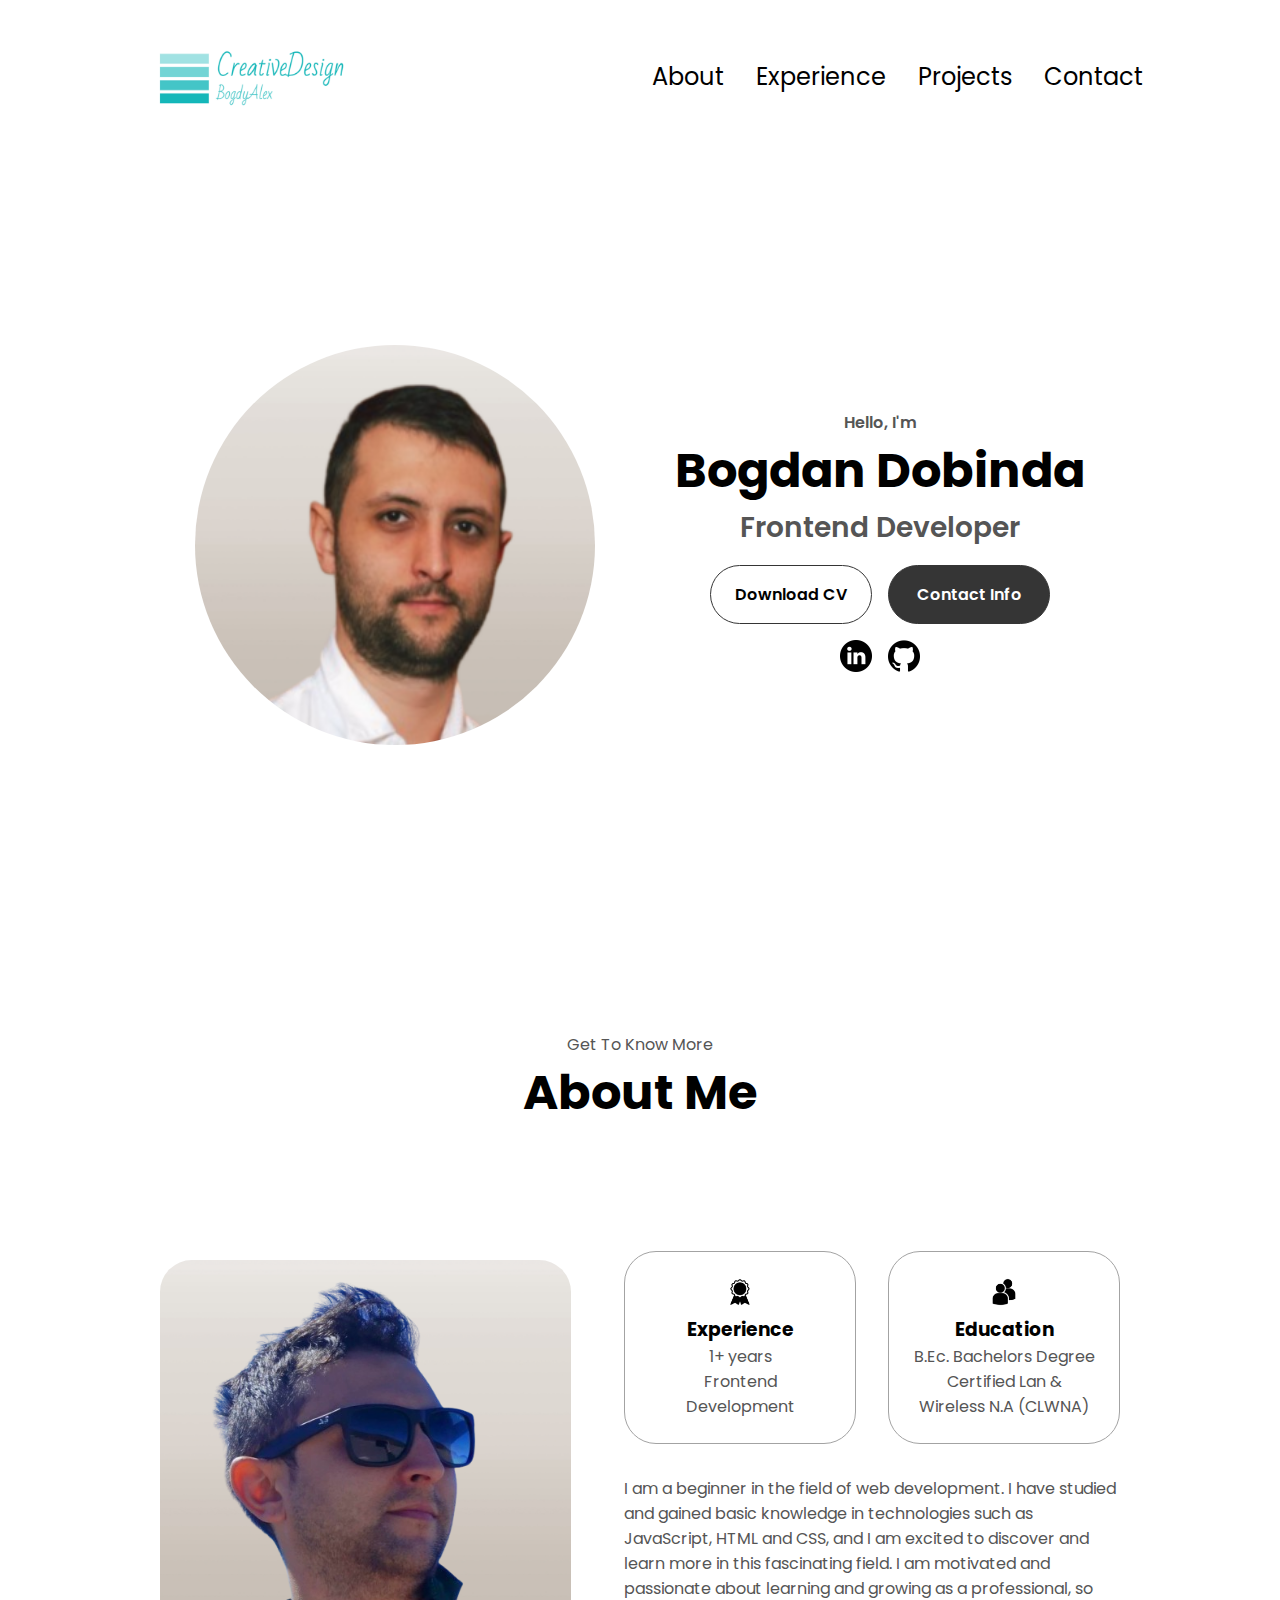
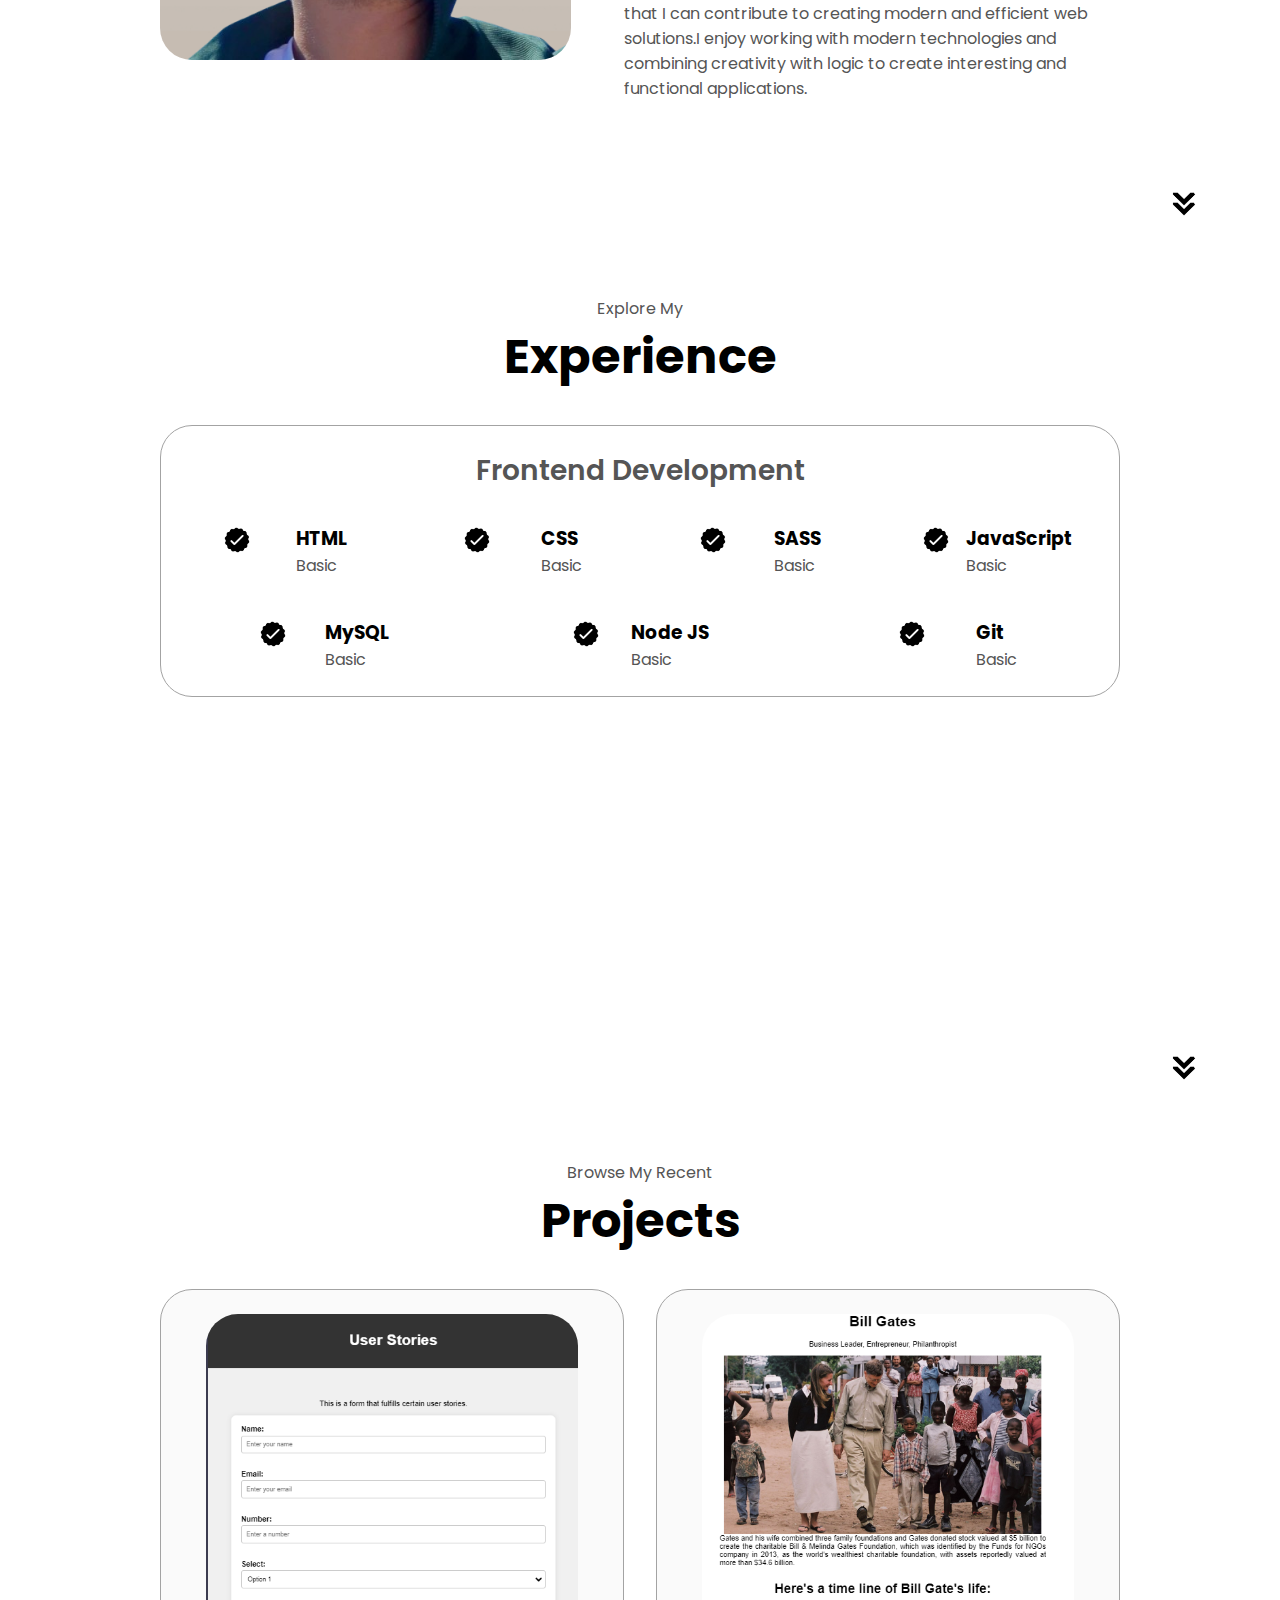
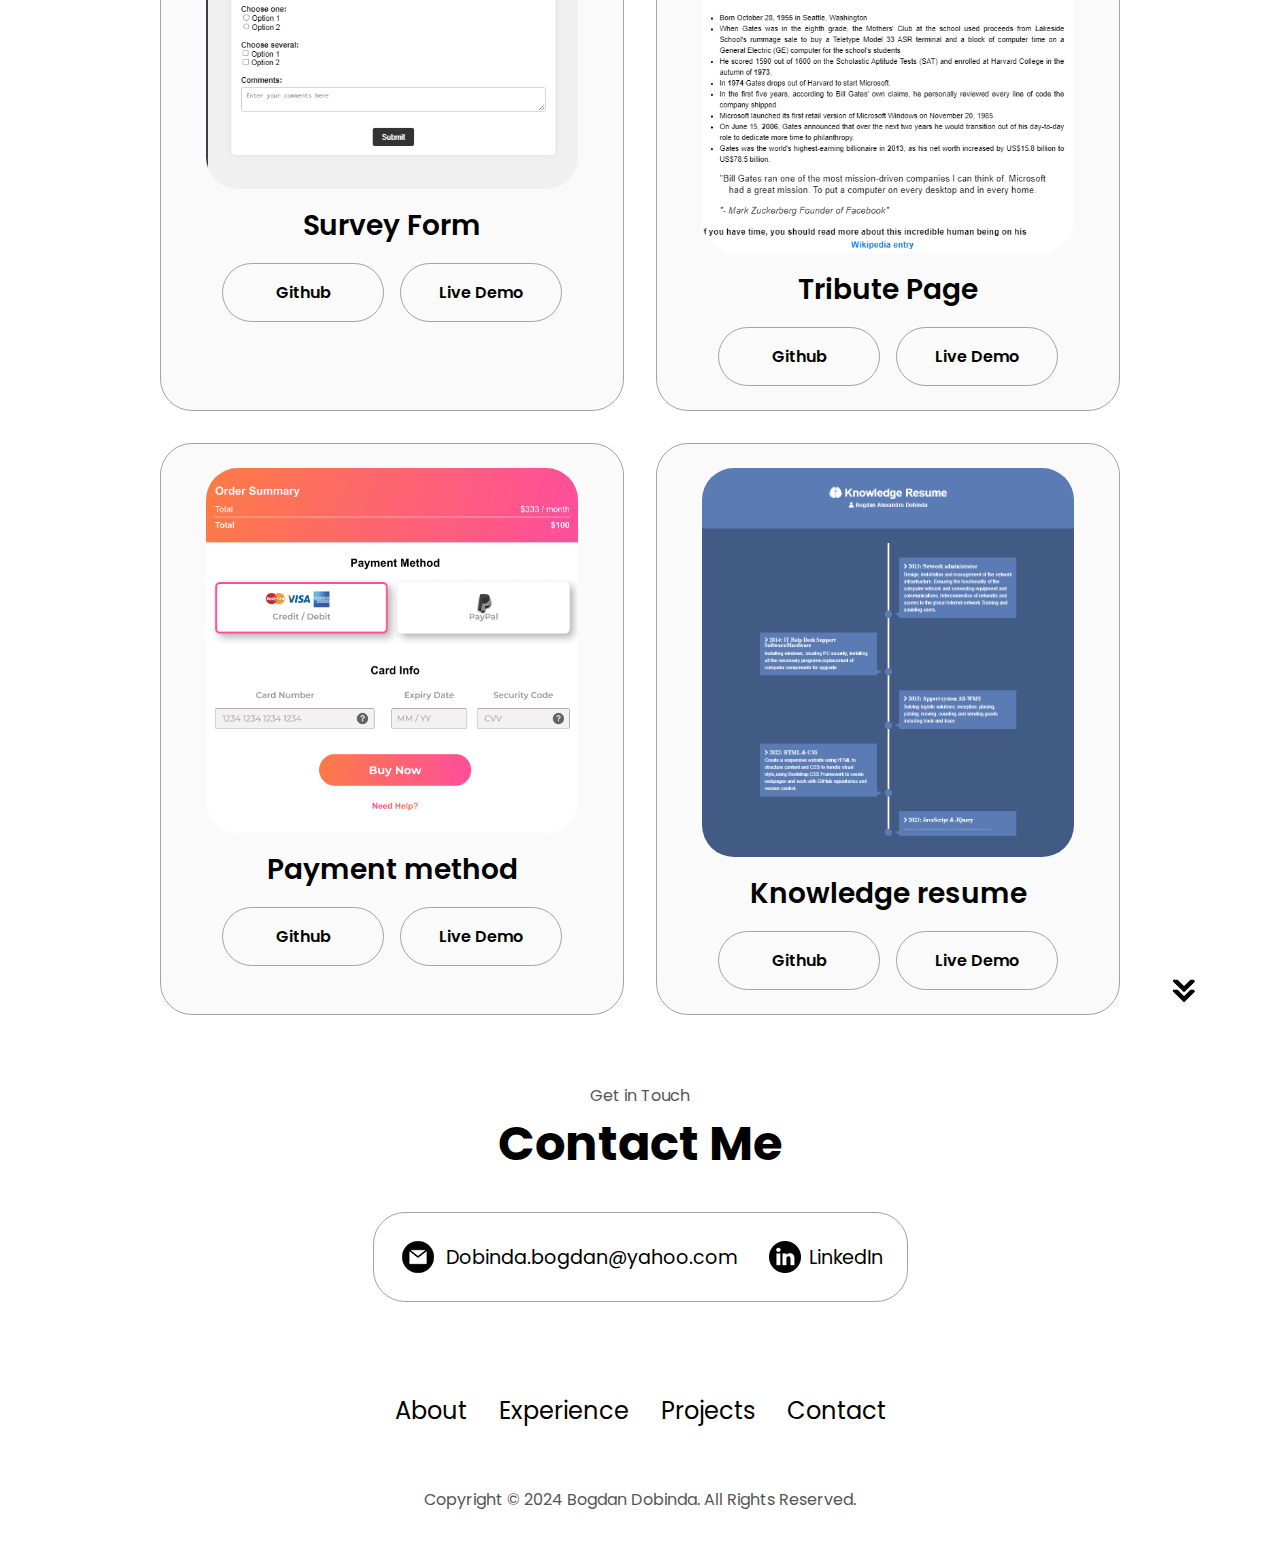
<file: html-css/week1/index.html>
<!DOCTYPE html>
<html lang="en">
  <head>
    <meta charset="UTF-8" />
    <meta http-equiv="X-UA-Compatible" content="IE=edge" />
    <meta name="viewport" content="width=device-width, initial-scale=1.0" />
    <meta name="description" content="Bogdan Dobina, is an experienced Front-end Developer based in Copenhagen, specialized in HTML, CSS, JavaSript and React.">
    <title>Bogdan Dobinda Front-end Developer½</title>
    <link rel="stylesheet" href="style.css" />
    <link rel="stylesheet" href="mediaqueries.css" />
  </head>
  <body>
    <nav id="desktop-nav">
      <img 
      class="logo" 
      src="./assets/logo3.png" 
      alt="PrivatLogo" />

      <nav>
        <ul class="nav-links">
          <li><a href="#about">About</a></li>
          <li><a href="#experience">Experience</a></li>
          <li><a href="#projects">Projects</a></li>
          <li><a href="#contact">Contact</a></li>
        </ul>
      </nav>
    </nav>
    <nav id="hamburger-nav">
      <img 
      class="logo" 
      src="./assets/logo3.png" 
      alt="Logo for Creative Design by Bogdy Alex" />
      <div class="hamburger-menu">
        <button class="hamburger-icon" onclick="toggleMenu()">
          <span></span>
          <span></span>
          <span></span>
        </button>
        <div class="menu-links">
          <li><a href="#about" onclick="toggleMenu()">About</a></li>
          <li><a href="#experience" onclick="toggleMenu()">Experience</a></li>
          <li><a href="#projects" onclick="toggleMenu()">Projects</a></li>
          <li><a href="#contact" onclick="toggleMenu()">Contact</a></li>
        </div>
      </div>
    </nav>
    <section id="profile">
      
        <img 
        src="./assets/profile-pic.png" 
        alt="Bogdan Dobinda's profile picture"
        class="section__pic-container" />
      
      <div class="section__text">
        <p class="section__text__p1">Hello, I'm</p>
        <h1 class="title">Bogdan Dobinda</h1>
        <p class="section__text__p2">Frontend Developer</p>
        <div class="btn-container">
          <a
            class="btn btn-color-2"
            href="./assets/resume-example.pdf" target="_blank"
          >
            Download CV
        </a>
          <a class="btn btn-color-1" href="./#contact">
            Contact Info
          </a>
        </div>
        <div id="socials-container">
          <a href="https://www.linkedin.com/in/bogdyalex87/" target="_blank">
            <img
              src="./assets/linkedin.png"
              alt="LinkedIn icon"
              class="icon"
            />
          </a>
          <a href="https://github.com/Bogdy87" target="_blank">
            <img
              src="./assets/github.png"
              alt="Github icon"
              class="icon"
            />
          </a>
          
        </div>
      </div>
    </section>
    <section id="about">
      <p class="section__text__p1">Get To Know More</p>
      <h2 class="title">About Me</h2>
      <div class="section-container">
        <div class="section__pic-container">
          <img
            src="./assets/about-pic.png"
            alt="Profile picture"
            class="about-pic"
          />
        </div>
        <div class="about-details-container">
          <div class="about-containers">
            <div class="details-container">
              <img
                src="./assets/experience.png"
                alt="Experience icon"
                class="icon"
              />
              <h3>Experience</h3>
              <p>1+ years <br />Frontend Development</p>
            </div>
            <div class="details-container">
              <img
                src="./assets/education.png"
                alt="Education icon"
                class="icon"
              />
              <h3>Education</h3>
              <p>B.Ec. Bachelors Degree <br>
                Certified Lan & Wireless N.A (CLWNA)</p>
            </div>
          </div>
          <div class="text-container">
            <p>
              I am a beginner in the field of web development. I have studied and gained basic knowledge in technologies such
              as JavaScript, HTML and CSS, and I am excited to discover and learn more in this fascinating field. I am motivated
              and passionate about learning and growing as a professional, so that I can contribute to creating modern and
              efficient web solutions.I enjoy working with modern technologies
              and combining creativity with logic to create interesting and functional applications.
            </p>
          </div>
        </div>
      </div>
      <a href="./#experience">
      <img
        src="./assets/arrow.png"
        alt="Arrow icon"
        class="icon arrow"
      />
    </a>
    </section>
    <section id="experience">
      <p class="section__text__p1">Explore My</p>
      <h2 class="title">Experience</h2>
      <div class="experience-details-container">
        <div class="about-containers">
          <div class="details-container">
            <h3 class="experience-sub-title">Frontend Development</h3>
            <div class="article-container">
              <article>
                <img
                  src="./assets/checkmark.png"
                  alt="Experience icon"
                  class="icon"
                />
                <div>
                  <h3>HTML</h3>
                  <p>Basic</p>
                </div>
              </article>
              <article>
                <img
                  src="./assets/checkmark.png"
                  alt="Experience icon"
                  class="icon"
                />
                <div>
                  <h3>CSS</h3>
                  <p>Basic</p>
                </div>
              </article>
              <article>
                <img
                  src="./assets/checkmark.png"
                  alt="Experience icon"
                  class="icon"
                />
                <div>
                  <h3>SASS</h3>
                  <p>Basic</p>
                </div>
              </article>
              <article>
                <img
                  src="./assets/checkmark.png"
                  alt="Experience icon"
                  class="icon"
                />
                <div>
                  <h3>JavaScript</h3>
                  <p>Basic</p>
                </div>
              </article>
             
              </article>
              <article>
                <img
                  src="./assets/checkmark.png"
                  alt="Experience icon"
                  class="icon"
                />
                
                <div>
                  <h3>MySQL</h3>
                  <p>Basic</p>
                </div>
              </article>
              <article>
                <img
                  src="./assets/checkmark.png"
                  alt="Experience icon"
                  class="icon"
                />
                <div>
                  <h3>Node JS</h3>
                  <p>Basic</p>
                </div>
              </article>
              
              <article>
                <img
                  src="./assets/checkmark.png"
                  alt="Experience icon"
                  class="icon"
                />
                <div>
                  <h3>Git</h3>
                  <p>Basic</p>
                </div>
              </article>
            </div>
          </div>
        </div>
      </div>
      <a href="./#projects">
      <img
        src="./assets/arrow.png"
        alt="Arrow icon"
        class="icon arrow"
        />
      </a>
    
    </section>
    <section id="projects">
      <p class="section__text__p1">Browse My Recent</p>
      <h2 class="title">Projects</h2>
      <div class="experience-details-container">
        <div class="about-containers">

          <div class="details-container color-container">

            <div class="article-container">
              <img
                src="./assets/project-1.png"
                alt="Survey form"
                class="project-img"
              />
            </div>

            <h3 class="experience-sub-title project-title">Survey Form</h3>
            <div class="btn-container">
              <a
              class="btn btn-color-2 project-btn"
              href="https://github.com/Bogdy87/Survey-Form"
              target="_blank"
            >
              Github
            </a>
            
            <a
            class="btn btn-color-2 project-btn"
            href="https://surveyform87.netlify.app/"
            target="_blank"
              >
                Live Demo
          </a>
            </div>
            
          </div>
          <div class="details-container color-container">
            <div class="article-container">
              <img
                src="./assets/project-2.png"
                alt="Tribut page"
                class="project-img"
              />
            </div>
            <h3 class="experience-sub-title project-title">Tribute Page</h3>
            <div class="btn-container">
              <a
                class="btn btn-color-2 project-btn"
                href="https://github.com/Bogdy87/TributePage"
                target="blank"
              >
                Github
            </a>
              <a
                class="btn btn-color-2 project-btn"
                href="https://tributepage87.netlify.app/"
                target="blank"
              >
                Live Demo
          </a>
            </div>
          </div>
          <div class="details-container color-container">
            <div class="article-container">
              <img
                src="./assets/project-3.png"
                alt="Tribute Page"
                class="project-img"
              />
            </div>
            <h3 class="experience-sub-title project-title">Payment method</h3>
            <div class="btn-container">
              <a
                class="btn btn-color-2 project-btn"
                href="https://github.com/Bogdy87/Payment-method"
                target="blank"
              >
                Github
            </a>
              <a
                class="btn btn-color-2 project-btn"
                href="https://payment87.netlify.app/"
              >
                Live Demo
          </a>
            </div>
          </div>
          <div class="details-container color-container">
            <div class="article-container">
              <img
                src="./assets/project-4.png"
                alt="Knowledge resume"
                class="project-img"
              />
            </div>
            <h3 class="experience-sub-title project-title">Knowledge resume</h3>
            <div class="btn-container">
              <a
                class="btn btn-color-2 project-btn"
                href="https://github.com/Bogdy87/Knowledge-Resume"
                target="_blank"
              >
                Github
            </a>
              <a
                class="btn btn-color-2 project-btn"
                href="https://knowledge-resume87.netlify.app/"
                target="_blank"
              >
                Live Demo
          </a>
            </div>
            
              </button>
            </div>
          </div>
        </div>
      </div>
      <a href="./#contact">
      <img
        src="./assets/arrow.png"
        alt="Arrow icon"
        class="icon arrow"
      />
    </a>
    </section>
    <section id="contact">
      <p class="section__text__p1">Get in Touch</p>
      <h2 class="title">Contact Me</h2>
      <div class="contact-info-upper-container">
        <div class="contact-info-container">
          <img
            src="./assets/email.png"
            alt="Email icon"
            class="icon contact-icon email-icon"
          />
          <p><a href="mailto:examplemail@gmail.com">Dobinda.bogdan@yahoo.com</a></p>
        </div>
        <div class="contact-info-container">
          <img
            src="./assets/linkedin.png"
            alt="LinkedIn icon"
            class="icon contact-icon"
            
          />
          <p><a href="https://www.linkedin.com/in/bogdyalex87/" target="_blank">LinkedIn</a></p>
        </div>
      </div>
    </section>
    <footer>
      <nav class="nav-links-container">
        
          <ul class="nav-links">
            <li><a href="#about">About</a></li>
            <li><a href="#experience">Experience</a></li>
            <li><a href="#projects">Projects</a></li>
            <li><a href="#contact">Contact</a></li>
          </ul>
        
      </nav>
      <p>Copyright &#169; 2024 Bogdan Dobinda. All Rights Reserved.</p>
    </footer>
    <script src="script.js"></script>
  </body>
</html>
</file>
<file: html-css/week1/style.css>
/* GENERAL */

@import url("https://fonts.googleapis.com/css2?family=Poppins:wght@300;400;500;600&display=swap");

* {
  margin: 0;
  padding: 0;
}

body {
  font-family: "Poppins", sans-serif;
  max-width: 100;
  overflow-x: hidden;
}

html {
  scroll-behavior: smooth;
}

p {
  color: rgb(85, 85, 85);
}

.logo{
  width: 15rem;
  
  transition: all .2s ease-in-out;
}

.logo:hover{
  transform: scale(1.2);
}




/* TRANSITION */

a,
.btn {
  transition: all 300ms ease;
  
}

/* DESKTOP NAV */

nav,
.nav-links {
  display: flex;
}

nav {
  justify-content: space-around;
  align-items: center;
  height: 17vh;
}

.nav-links {
  gap: 2rem;
  list-style: none;
  font-size: 1.5rem;
}

a {
  color: black;
  text-decoration: none;
  text-decoration-color:black ;

  
}

a:hover {
  color: grey;
  text-decoration: none;
  text-underline-offset: 1rem;
}

.logo {
  font-size: 2rem;
}

.logo:hover {
  cursor: default;
}

/* HAMBURGER MENU */

#hamburger-nav {
  display: none;
}

.hamburger-menu {
  position: relative;
  display: inline-block;
}

.hamburger-icon {
  display: flex;
  flex-direction: column;
  justify-content: space-between;
  height: 24px;
  width: 30px;
  cursor: pointer;
  background-color: white;
  border: none;
}

.hamburger-icon span {
  width: 100%;
  height: 2px;
  background-color: black;
  transition: all 0.3 ease-in-out;
}

.menu-links {
  position: absolute;
  top: 100%;
  right: 0;
  background-color: white;
  width: fit-content;
  max-height: 0;
  overflow: hidden;
  transition: all 0.3 ease-in-out;
}

.menu-links a {
  display: block;
  padding: 10px;
  text-align: center;
  font-size: 1.5rem;
  color: black;
  text-decoration: none;
  transition: all 0.3 ease-in-out;
}

.menu-links li {
  list-style: none;
}

.menu-links.open {
  max-height: 300px;
}

.hamburger-icon.open span:first-child {
  transform: rotate(45deg) translate(10px, 5px);
}

.hamburger-icon.open span:nth-child(2) {
  opacity: 0;
}

.hamburger-icon.open span:last-child {
  transform: rotate(-45deg) translate(10px, -5px);
}

.hamburger-icon span:first-child {
  transform: none;
}

.hamburger-icon span:first-child {
  opacity: 1;
}

.hamburger-icon span:first-child {
  transform: none;
}

/* SECTIONS */

section {
  padding-top: 4vh;
  height: 96vh;
  margin: 0 10rem;
  box-sizing: border-box;
  min-height: fit-content;
}

.section-container {
  display: flex;
}

/* PROFILE SECTION */

#profile {
  display: flex;
  justify-content: center;
  gap: 5rem;
  height: 80vh;
}

.section__pic-container {
  display: flex;
  height: 400px;
  width: 400px;
  margin: auto 0;
}

.section__pic-container img {
  border-radius: 50%;
 
}

.section__text {
  align-self: center;
  text-align: center;
}

.section__text p {
  font-weight: 600;
}

.section__text__p1 {
  text-align: center;
}

.section__text__p2 {
  font-size: 1.75rem;
  margin-bottom: 1rem;
}

.title {
  font-size: 3rem;
  text-align: center;
}

#socials-container {
  display: flex;
  justify-content: center;
  margin-top: 1rem;
  gap: 1rem;
}

/* ICONS */

.icon {
  cursor: pointer;
  height: 2rem;
}

/* BUTTONS */

.btn-container {
  display: flex;
  justify-content: center;
  gap: 1rem;
}

.btn {
  font-weight: 600;
  transition: all 300ms ease;
  padding: 1rem;
  width: 8rem;
  border-radius: 2rem;
}

.btn-color-1,
.btn-color-2 {
  border: rgb(53, 53, 53) 0.1rem solid;
}

.btn-color-1:hover,
.btn-color-2:hover {
  cursor: pointer;
}

.btn-color-1,
.btn-color-2:hover {
  background: rgb(53, 53, 53);
  color: white;
}

.btn-color-1:hover {
  background: rgb(0, 0, 0);
}

.btn-color-2 {
  background: none;
}

.btn-color-2:hover {
  border: rgb(255, 255, 255) 0.1rem solid;
}

.btn-container {
  gap: 1rem;
}

/* ABOUT SECTION */

#about {
  position: relative;
}

.about-containers {
  gap: 2rem;
  margin-bottom: 2rem;
  margin-top: 2rem;
}

.about-details-container {
  justify-content: center;
  flex-direction: column;
}

.about-containers,
.about-details-container {
  display: flex;
}

img.about-pic {
  border-radius: 2rem;
}

.arrow {
  position: absolute;
  right: -5rem;
  bottom: 2.5rem;
}

.details-container {
  padding: 1.5rem;
  flex: 1;
  background: white;
  border-radius: 2rem;
  border: rgb(53, 53, 53) 0.1rem solid;
  border-color: rgb(163, 163, 163);
  text-align: center;
}

.section-container {
  gap: 4rem;
  height: 80%;
}

 img.section__pic-container {
  height: 400px;
  width: 400px;
  margin: auto 0;
  border-radius: 50%;
}

/* EXPERIENCE SECTION */

#experience {
  position: relative;
}

.experience-sub-title {
  color: rgb(85, 85, 85);
  font-weight: 600;
  font-size: 1.75rem;
  margin-bottom: 2rem;
}

.experience-details-container {
  display: flex;
  justify-content: center;
  flex-direction: column;
}

.article-container {
  display: flex;
  text-align: initial;
  flex-wrap: wrap;
  flex-direction: row;
  gap: 2.5rem;
  justify-content: space-around;
}

article {
  display: flex;
  width: 10rem;
  justify-content: space-around;
  gap: 0.5rem;
}

article .icon {
  cursor: default;
}

/* PROJECTS SECTION */

#projects {
  position: relative;
}

.color-container {
  border-color: rgb(163, 163, 163);
  background: rgb(250, 250, 250);
}

.project-img {
  border-radius: 2rem;
  width: 90%;
  height: 90%;
}

.project-title {
  margin: 1rem;
  color: black;
}

.project-btn {
  color: black;
  border-color: rgb(163, 163, 163);
}

/* CONTACT */

#contact {
  display: flex;
  justify-content: center;
  flex-direction: column;
  height: 70vh;
}

.contact-info-upper-container {
  display: flex;
  justify-content: center;
  border-radius: 2rem;
  border: rgb(53, 53, 53) 0.1rem solid;
  border-color: rgb(163, 163, 163);
  background: (250, 250, 250);
  margin: 2rem auto;
  padding: 0.5rem;
}

.contact-info-container {
  display: flex;
  align-items: center;
  justify-content: center;
  gap: 0.5rem;
  margin: 1rem;
}

.contact-info-container p {
  font-size: larger;
}

.contact-icon {
  cursor: default;
}

.email-icon {
  height: 2.5rem;
}

/* FOOTER SECTION */

footer {
  height: 26vh;
  margin: 0 1rem;
}

footer p {
  text-align: center;
}
</file>
<file: html-css/week1/mediaqueries.css>
@media screen and (max-width: 1400px) {
  #profile {
    height: 83vh;
    margin-bottom: 6rem;
  }
  .about-containers {
    flex-wrap: wrap;
  }
  #contact,
  #projects {
    height: fit-content;
  }
}

@media screen and (max-width: 1200px) {
  #desktop-nav {
    display: none;
  }
  #hamburger-nav {
    display: flex;
  }
  #experience,
  .experience-details-container {
    margin-top: 2rem;
  }
  #profile,
  .section-container {
    display: block;
  }
  .arrow {
    display: none;
  }
  section,
  .section-container {
    height: fit-content;
  }
  section {
    margin: 0 5%;
  }
  .section__pic-container {
    width: 275px;
    height: 275px;
    margin: 0 auto 2rem;
  }
  .about-containers {
    margin-top: 0;
  }
}

@media screen and (max-width: 600px) {
  #contact,
  footer {
    height: 40vh;
  }
  #profile {
    height: 83vh;
    margin-bottom: 0;
  }
  article {
    font-size: 1rem;
  }
  footer nav {
    height: fit-content;
    margin-bottom: 2rem;
  }
  .about-containers,
  .contact-info-upper-container,
  .btn-container {
    flex-wrap: wrap;
  }
  .contact-info-container {
    margin: 0;
  }
  .contact-info-container p,
  .nav-links li a {
    font-size: 1rem;
  }
  .experience-sub-title {
    font-size: 1.25rem;
  }
  .logo {
    font-size: 1.5rem;
  }
  .nav-links {
    flex-direction: column;
    gap: 0.5rem;
    text-align: center;
  }
  .section__pic-container {
    width: auto;
    height: 46vw;
    justify-content: center;
  }
  .section__text__p2 {
    font-size: 1.25rem;
  }
  .title {
    font-size: 2rem;
  }
  .text-container {
    text-align: justify;
  }
}
</file>
